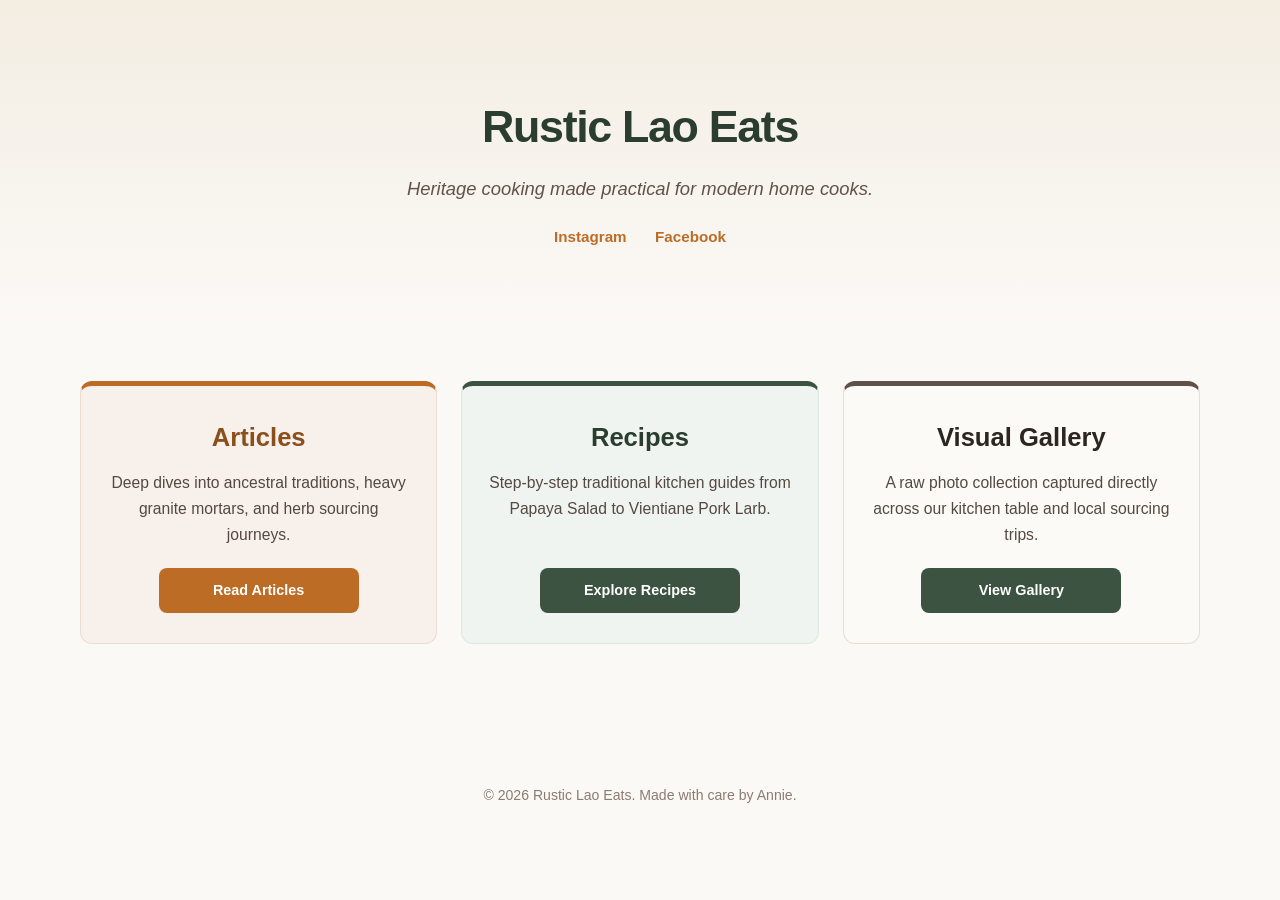
<file: index.html>
<!DOCTYPE html>
<html lang="en">
<head>
    <meta charset="UTF-8">
    <meta name="viewport" content="width=device-width, initial-scale=1.0">
    <title>Rustic Lao Eats | Heritage Lao Cooking Made Practical</title>
    <meta name="description" content="Authentic Vientiane home cooking, traditional recipes, and practical guides for modern home cooks by Annie.">
    <link rel="stylesheet" href="style.css">
</head>
<body>

    <header class="hero">
        <div class="container">
            <h1>Rustic Lao Eats</h1>
            <p class="tagline">Heritage cooking made practical for modern home cooks.</p>
            <div class="social-links">
                <a href="https://www.instagram.com/rusticlaoeats/" target="_blank">Instagram</a>
                <a href="https://www.facebook.com/p/Rustic-Lao-Eats-100063736555078/" target="_blank">Facebook</a>
            </div>
        </div>
    </header>

    <main class="container" style="max-width: 1200px;">
        
        <section class="pillar-row" style="display: grid; grid-template-columns: repeat(auto-fit, minmax(280px, 1fr)); gap: 24px; margin: 40px auto; padding: 0 20px;">
            
            <div class="pillar-card articles-pillar" style="display: flex; flex-direction: column; align-items: center; text-align: center; padding: 30px 24px;">
                <h2>Articles</h2>
                <p style="color: #554840; margin-bottom: 20px; flex-grow: 1;">Deep dives into ancestral traditions, heavy granite mortars, and herb sourcing journeys.</p>
                <a href="articles/" class="btn btn-orange" style="width: 100%; max-width: 200px; margin-top: auto;">Read Articles</a>
            </div>

            <div class="pillar-card recipes-pillar" style="display: flex; flex-direction: column; align-items: center; text-align: center; padding: 30px 24px;">
                <h2>Recipes</h2>
                <p style="color: #554840; margin-bottom: 20px; flex-grow: 1;">Step-by-step traditional kitchen guides from Papaya Salad to Vientiane Pork Larb.</p>
                <a href="recipes/" class="btn btn-green" style="width: 100%; max-width: 200px; margin-top: auto;">Explore Recipes</a>
            </div>

            <div class="pillar-card" style="display: flex; flex-direction: column; align-items: center; text-align: center; padding: 30px 24px; background-color: #fcfaf7; border: 1px solid #ebdcd3; border-top: 5px solid #615249; border-radius: 12px;">
                <h2>Visual Gallery</h2>
                <p style="color: #554840; margin-bottom: 20px; flex-grow: 1;">A raw photo collection captured directly across our kitchen table and local sourcing trips.</p>
                <a href="gallery.html" class="btn btn-green" style="width: 100%; max-width: 200px; margin-top: auto;">View Gallery</a>
            </div>

        </section>

    </main>

    <footer>
        <p>&copy; 2026 Rustic Lao Eats. Made with care by Annie.</p>
    </footer>

</body>
</html>
</file>
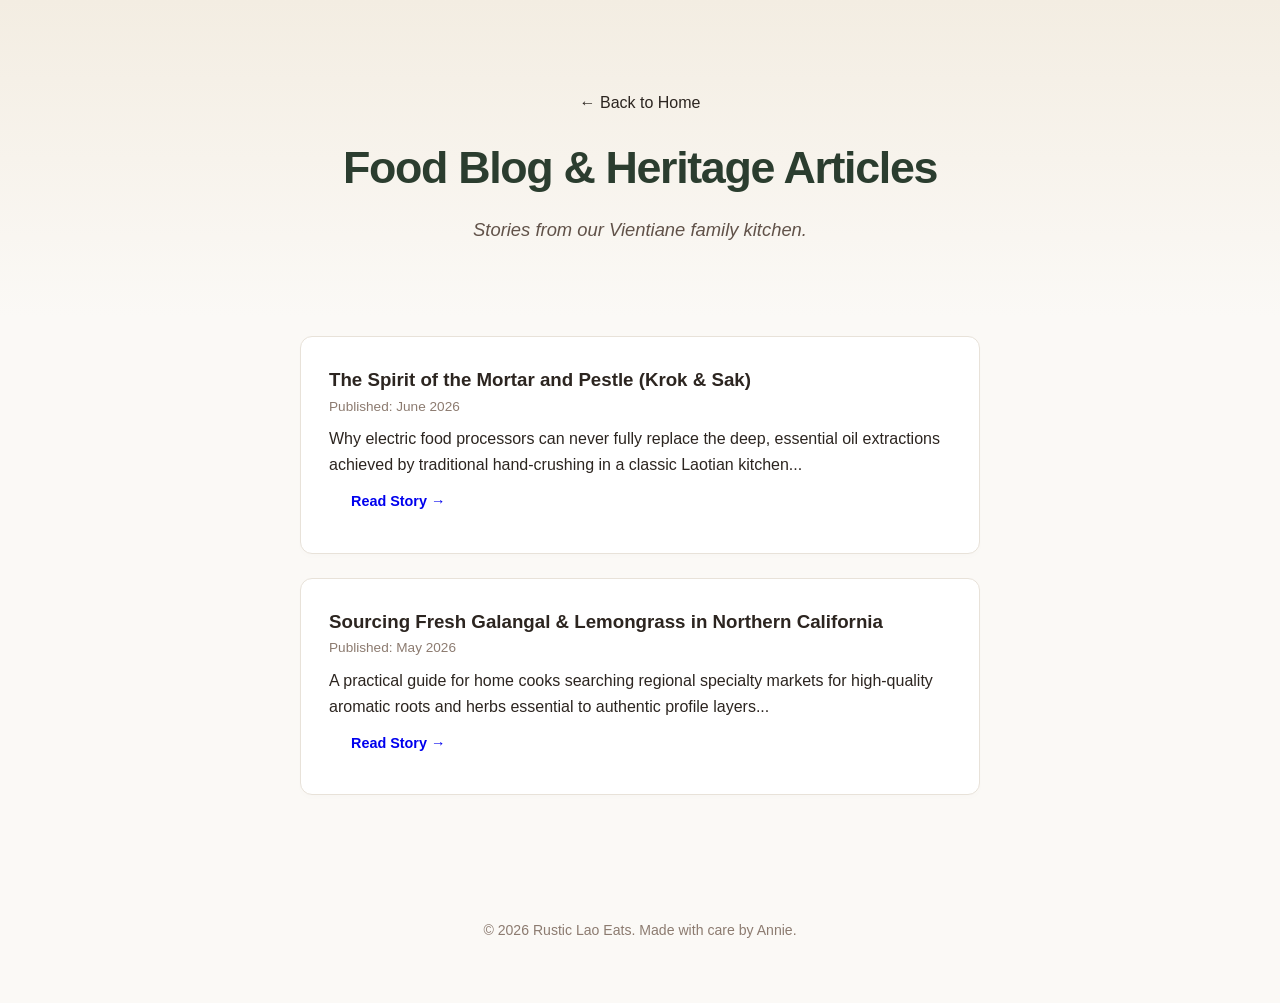
<file: articles/index.html>
<!DOCTYPE html>
<html lang="en">
<head>
    <meta charset="UTF-8">
    <meta name="viewport" content="width=device-width, initial-scale=1.0">
    <title>Articles | Rustic Lao Eats</title>
    <meta name="description" content="Stories, cultural heritage, and culinary philosophy behind traditional Lao home cooking.">
    <link rel="stylesheet" href="../style.css">
</head>
<body>

    <header class="hero">
        <div class="container">
            <a href="../" style="text-decoration: none; color: var(--accent-color); font-weight: 500;">← Back to Home</a>
            <h1 style="margin-top: 15px;">Food Blog & Heritage Articles</h1>
            <p class="tagline">Stories from our Vientiane family kitchen.</p>
        </div>
    </header>

    <main class="container">
        <section class="content-list">
            <article class="card">
                <h3>The Spirit of the Mortar and Pestle (Krok & Sak)</h3>
                <p style="font-size: 0.85rem; color: #8c7b70; margin-bottom: 8px;">Published: June 2026</p>
                <p>
                    Why electric food processors can never fully replace the deep, essential oil 
                    extractions achieved by traditional hand-crushing in a classic Laotian kitchen...
                </p>
                <a href="spirit-of-mortar-pestle/" class="btn" style="background-color: var(--accent-color);">Read Story →</a>
            </article>

            <article class="card">
                <h3>Sourcing Fresh Galangal & Lemongrass in Northern California</h3>
                <p style="font-size: 0.85rem; color: #8c7b70; margin-bottom: 8px;">Published: May 2026</p>
                <p>
                    A practical guide for home cooks searching regional specialty markets for 
                    high-quality aromatic roots and herbs essential to authentic profile layers...
                </p>
                <a href="sourcing-galangal-lemongrass/" class="btn" style="background-color: var(--accent-color);">Read Story →</a>
            </article>
        </section>
    </main>

    <footer>
        <p>&copy; 2026 Rustic Lao Eats. Made with care by Annie.</p>
    </footer>

</body>
</html>
</file>
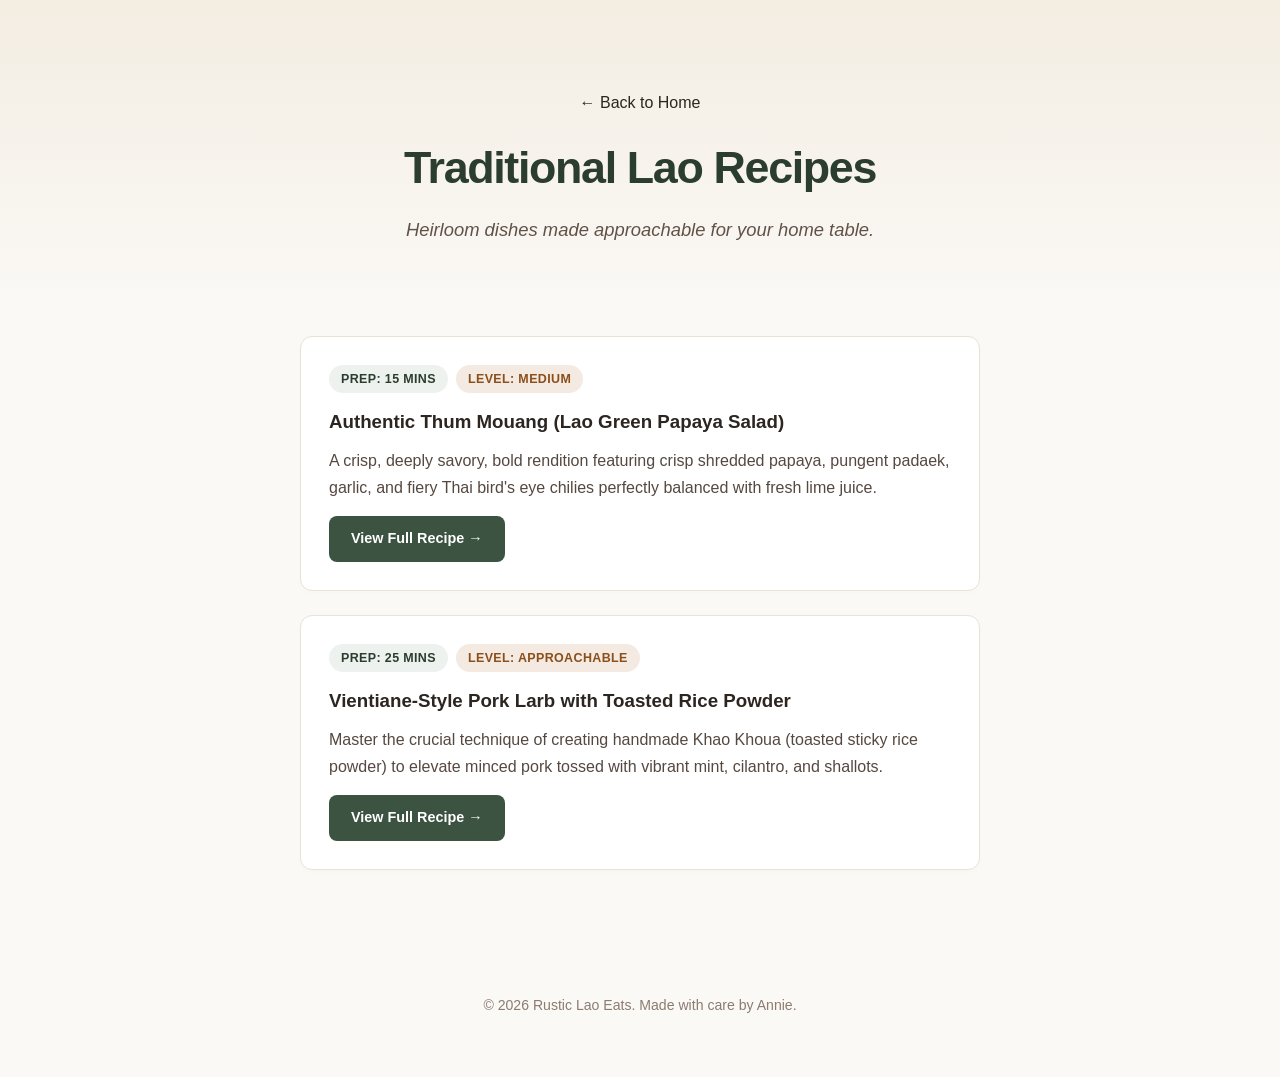
<file: recipes/index.html>
<!DOCTYPE html>
<html lang="en">
<head>
    <meta charset="UTF-8">
    <meta name="viewport" content="width=device-width, initial-scale=1.0">
    <title>Recipes | Rustic Lao Eats</title>
    <meta name="description" content="Practical, step-by-step traditional Laotian home cooking recipes.">
    <link rel="stylesheet" href="../style.css">
</head>
<body>

    <header class="hero">
        <div class="container">
            <a href="../" style="text-decoration: none; color: var(--accent-color); font-weight: 500;">← Back to Home</a>
            <h1 style="margin-top: 15px;">Traditional Lao Recipes</h1>
            <p class="tagline">Heirloom dishes made approachable for your home table.</p>
        </div>
    </header>

    <main class="container">
        <section class="content-list">
            <!-- Recipe Item 1 -->
            <div class="card">
                <div class="badge-row">
                    <span class="badge time">Prep: 15 mins</span>
                    <span class="badge level">Level: Medium</span>
                </div>
                <h3>Authentic Thum Mouang (Lao Green Papaya Salad)</h3>
                <p style="margin-top: 10px; color: #554840;">A crisp, deeply savory, bold rendition featuring crisp shredded papaya, pungent padaek, garlic, and fiery Thai bird's eye chilies perfectly balanced with fresh lime juice.</p>
                <a href="lao-green-papaya-salad/" class="btn btn-green" style="margin-top: 15px;">View Full Recipe →</a>
            </div>

            <!-- Recipe Item 2 -->
            <div class="card">
                <div class="badge-row">
                    <span class="badge time">Prep: 25 mins</span>
                    <span class="badge level">Level: Approachable</span>
                </div>
                <h3>Vientiane-Style Pork Larb with Toasted Rice Powder</h3>
                <p style="margin-top: 10px; color: #554840;">Master the crucial technique of creating handmade Khao Khoua (toasted sticky rice powder) to elevate minced pork tossed with vibrant mint, cilantro, and shallots.</p>
                <a href="vientiane-pork-larb/" class="btn btn-green" style="margin-top: 15px;">View Full Recipe →</a>
            </div>
        </section>
    </main>

    <footer>
        <p>&copy; 2026 Rustic Lao Eats. Made with care by Annie.</p>
    </footer>

</body>
</html>
</file>
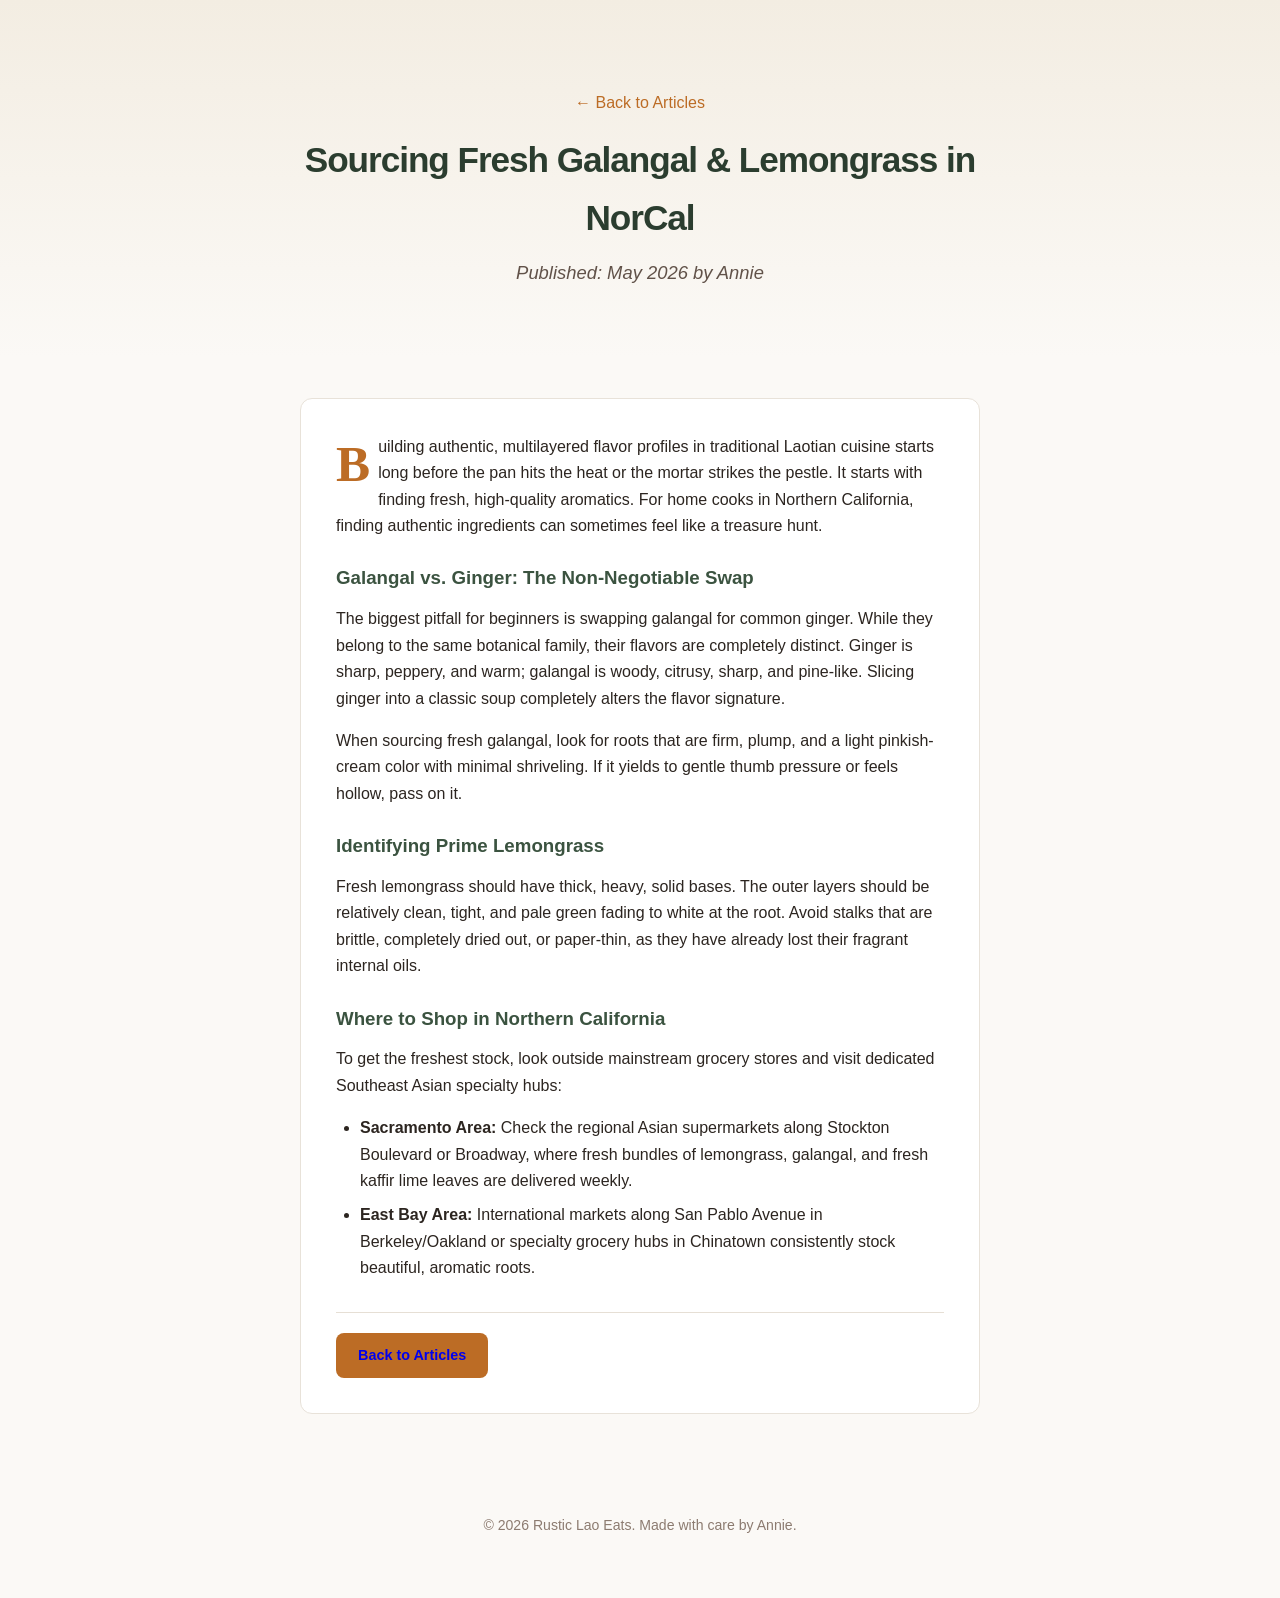
<file: articles/sourcing-galangal-lemongrass/index.html>
<!DOCTYPE html>
<html lang="en">
<head>
    <meta charset="UTF-8">
    <meta name="viewport" content="width=device-width, initial-scale=1.0">
    <title>Sourcing Fresh Galangal & Lemongrass | Rustic Lao Eats</title>
    <meta name="description" content="A practical guide to finding essential Southeast Asian aromatics in Northern California.">
    <link rel="stylesheet" href="../../style.css">
</head>
<body>

    <header class="hero">
        <div class="container">
            <a href="../" style="text-decoration: none; color: #bc6c25; font-weight: 500;">← Back to Articles</a>
            <h1 style="margin-top: 15px; font-size: 2.2rem;">Sourcing Fresh Galangal & Lemongrass in NorCal</h1>
            <p class="tagline">Published: May 2026 by Annie</p>
        </div>
    </header>

    <main class="container">
        <article class="editorial-post" style="background: #ffffff; border: 1px solid #e8e2d9; border-radius: 12px; padding: 35px; margin-top: 20px;">
            <p style="margin-bottom: 16px;">
                Building authentic, multilayered flavor profiles in traditional Laotian cuisine starts long before the pan hits the heat or the mortar strikes the pestle. It starts with finding fresh, high-quality aromatics. For home cooks in Northern California, finding authentic ingredients can sometimes feel like a treasure hunt.
            </p>

            <h3 style="color: #3b5340; margin: 24px 0 12px 0;">Galangal vs. Ginger: The Non-Negotiable Swap</h3>
            <p style="margin-bottom: 16px;">
                The biggest pitfall for beginners is swapping galangal for common ginger. While they belong to the same botanical family, their flavors are completely distinct. Ginger is sharp, peppery, and warm; galangal is woody, citrusy, sharp, and pine-like. Slicing ginger into a classic soup completely alters the flavor signature.
            </p>
            <p style="margin-bottom: 16px;">
                When sourcing fresh galangal, look for roots that are firm, plump, and a light pinkish-cream color with minimal shriveling. If it yields to gentle thumb pressure or feels hollow, pass on it.
            </p>

            <h3 style="color: #3b5340; margin: 24px 0 12px 0;">Identifying Prime Lemongrass</h3>
            <p style="margin-bottom: 16px;">
                Fresh lemongrass should have thick, heavy, solid bases. The outer layers should be relatively clean, tight, and pale green fading to white at the root. Avoid stalks that are brittle, completely dried out, or paper-thin, as they have already lost their fragrant internal oils.
            </p>

            <h3 style="color: #3b5340; margin: 24px 0 12px 0;">Where to Shop in Northern California</h3>
            <p style="margin-bottom: 16px;">
                To get the freshest stock, look outside mainstream grocery stores and visit dedicated Southeast Asian specialty hubs:
            </p>
            <ul style="margin: 0 0 20px 24px; color: #2c2520;">
                <li style="margin-bottom: 8px;"><strong>Sacramento Area:</strong> Check the regional Asian supermarkets along Stockton Boulevard or Broadway, where fresh bundles of lemongrass, galangal, and fresh kaffir lime leaves are delivered weekly.</li>
                <li style="margin-bottom: 8px;"><strong>East Bay Area:</strong> International markets along San Pablo Avenue in Berkeley/Oakland or specialty grocery hubs in Chinatown consistently stock beautiful, aromatic roots.</li>
            </ul>

            <p style="margin-top: 30px; border-top: 1px solid #e6dfd5; padding-top: 20px;">
                <a href="../" class="btn" style="background-color: #bc6c25;">Back to Articles</a>
            </p>
        </article>
    </main>

    <footer>
        <p>&copy; 2026 Rustic Lao Eats. Made with care by Annie.</p>
    </footer>

</body>
</html>
</file>
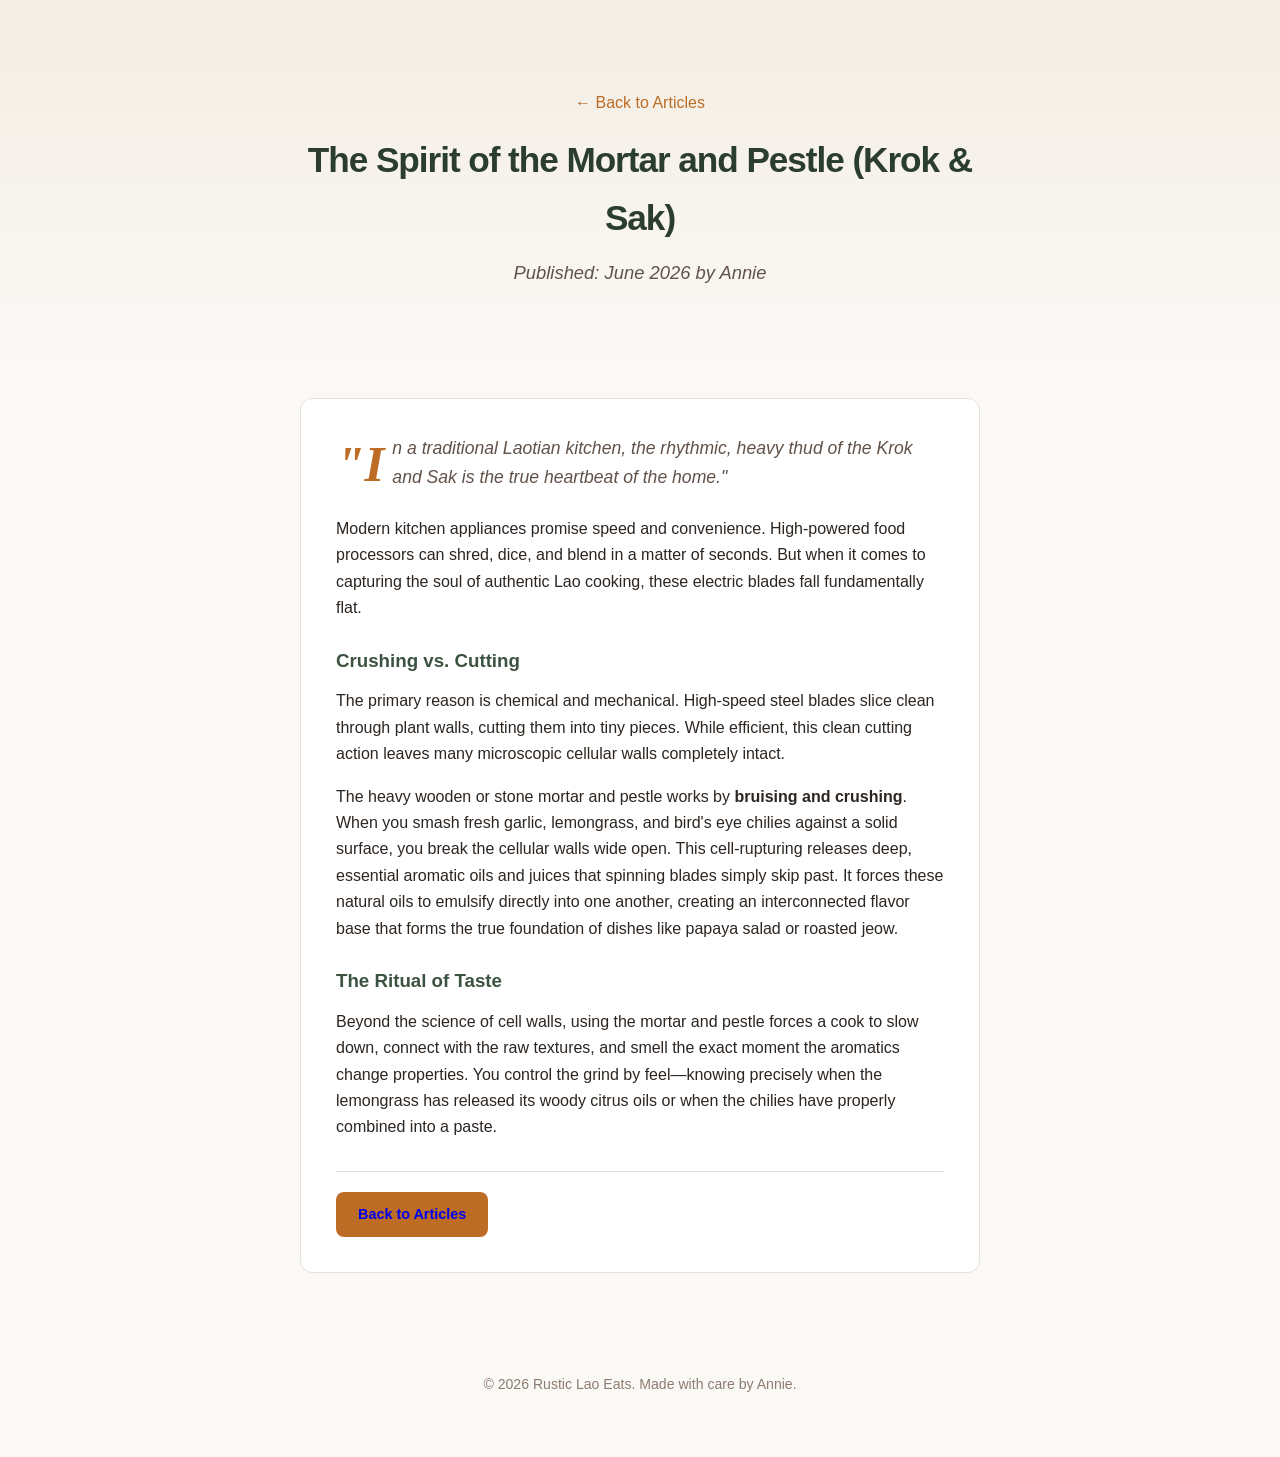
<file: articles/spirit-of-mortar-pestle/index.html>
<!DOCTYPE html>
<html lang="en">
<head>
    <meta charset="UTF-8">
    <meta name="viewport" content="width=device-width, initial-scale=1.0">
    <title>The Spirit of the Mortar and Pestle | Rustic Lao Eats</title>
    <meta name="description" content="Why traditional hand-crushing beats modern food processors for authentic Laotian flavors.">
    <link rel="stylesheet" href="../../style.css">
</head>
<body>

    <header class="hero">
        <div class="container">
            <a href="../" style="text-decoration: none; color: #bc6c25; font-weight: 500;">← Back to Articles</a>
            <h1 style="margin-top: 15px; font-size: 2.2rem;">The Spirit of the Mortar and Pestle (Krok & Sak)</h1>
            <p class="tagline">Published: June 2026 by Annie</p>
        </div>
    </header>

    <main class="container">
        <article class="editorial-post" style="background: #ffffff; border: 1px solid #e8e2d9; border-radius: 12px; padding: 35px; margin-top: 20px;">
            <p style="font-size: 1.1rem; font-style: italic; color: #615249; margin-bottom: 24px;">
                "In a traditional Laotian kitchen, the rhythmic, heavy thud of the Krok and Sak is the true heartbeat of the home."
            </p>
            
            <p style="margin-bottom: 16px;">
                Modern kitchen appliances promise speed and convenience. High-powered food processors can shred, dice, and blend in a matter of seconds. But when it comes to capturing the soul of authentic Lao cooking, these electric blades fall fundamentally flat. 
            </p>

            <h3 style="color: #3b5340; margin: 24px 0 12px 0;">Crushing vs. Cutting</h3>
            <p style="margin-bottom: 16px;">
                The primary reason is chemical and mechanical. High-speed steel blades slice clean through plant walls, cutting them into tiny pieces. While efficient, this clean cutting action leaves many microscopic cellular walls completely intact. 
            </p>
            <p style="margin-bottom: 16px;">
                The heavy wooden or stone mortar and pestle works by <strong>bruising and crushing</strong>. When you smash fresh garlic, lemongrass, and bird's eye chilies against a solid surface, you break the cellular walls wide open. This cell-rupturing releases deep, essential aromatic oils and juices that spinning blades simply skip past. It forces these natural oils to emulsify directly into one another, creating an interconnected flavor base that forms the true foundation of dishes like papaya salad or roasted jeow.
            </p>

            <h3 style="color: #3b5340; margin: 24px 0 12px 0;">The Ritual of Taste</h3>
            <p style="margin-bottom: 16px;">
                Beyond the science of cell walls, using the mortar and pestle forces a cook to slow down, connect with the raw textures, and smell the exact moment the aromatics change properties. You control the grind by feel—knowing precisely when the lemongrass has released its woody citrus oils or when the chilies have properly combined into a paste. 
            </p>
            
            <p style="margin-top: 30px; border-top: 1px solid #e6dfd5; padding-top: 20px;">
                <a href="../" class="btn" style="background-color: #bc6c25;">Back to Articles</a>
            </p>
        </article>
    </main>

    <footer>
        <p>&copy; 2026 Rustic Lao Eats. Made with care by Annie.</p>
    </footer>

</body>
</html>
</file>
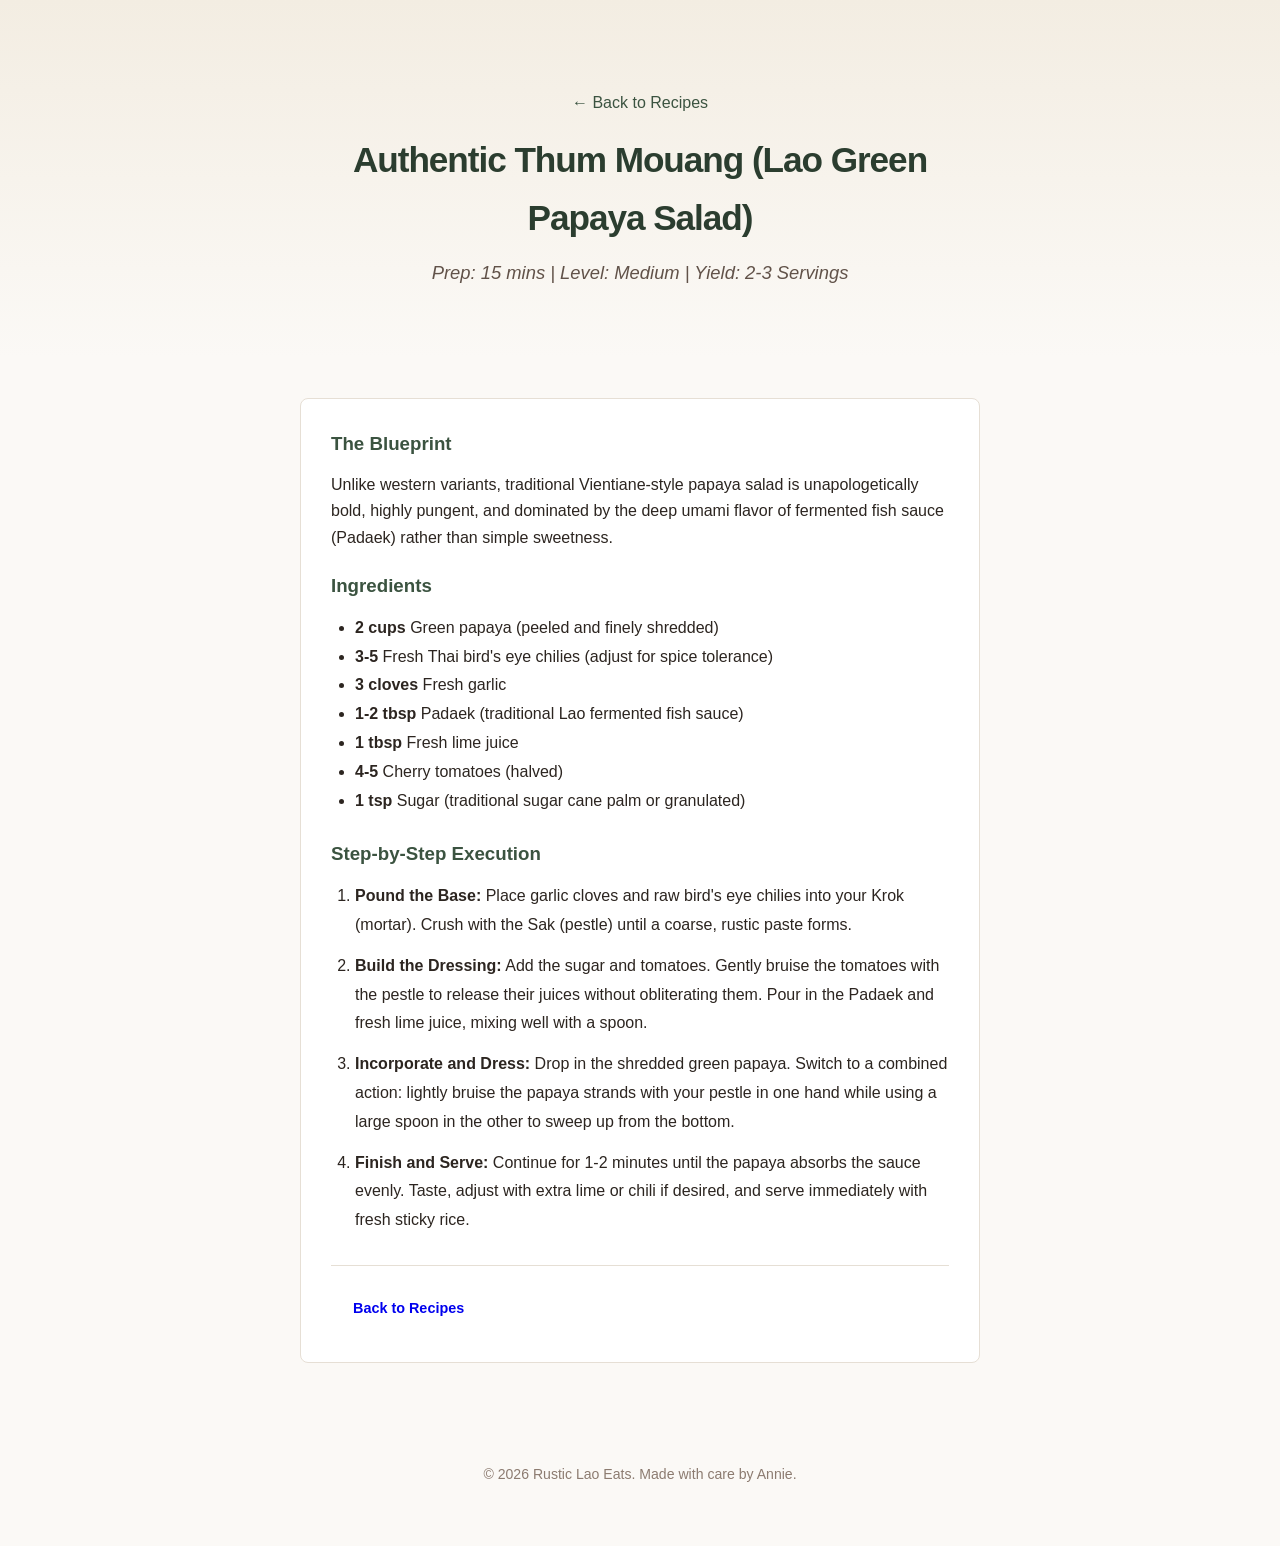
<file: recipes/lao-green-papaya-salad/index.html>
<!DOCTYPE html>
<html lang="en">
<head>
    <meta charset="UTF-8">
    <meta name="viewport" content="width=device-width, initial-scale=1.0">
    <title>Authentic Thum Mouang (Lao Papaya Salad) | Rustic Lao Eats</title>
    <meta name="description" content="Master traditional Lao green papaya salad using a mortar and pestle.">
    <link rel="stylesheet" href="../../style.css">
</head>
<body>

    <header class="hero">
        <div class="container">
            <a href="../" style="text-decoration: none; color: #3b5340; font-weight: 500;">← Back to Recipes</a>
            <h1 style="margin-top: 15px; font-size: 2.2rem;">Authentic Thum Mouang (Lao Green Papaya Salad)</h1>
            <p class="tagline">Prep: 15 mins | Level: Medium | Yield: 2-3 Servings</p>
        </div>
    </header>

    <main class="container">
        <div style="background: #ffffff; border: 1px solid #e6dfd5; border-radius: 8px; padding: 30px; margin-top: 20px;">
            
            <h3 style="color: #3b5340; margin-bottom: 12px;">The Blueprint</h3>
            <p style="margin-bottom: 20px;">
                Unlike western variants, traditional Vientiane-style papaya salad is unapologetically bold, highly pungent, and dominated by the deep umami flavor of fermented fish sauce (Padaek) rather than simple sweetness.
            </p>

            <h3 style="color: #3b5340; margin-bottom: 12px;">Ingredients</h3>
            <ul style="margin: 0 0 24px 24px; line-height: 1.8;">
                <li><strong>2 cups</strong> Green papaya (peeled and finely shredded)</li>
                <li><strong>3-5</strong> Fresh Thai bird's eye chilies (adjust for spice tolerance)</li>
                <li><strong>3 cloves</strong> Fresh garlic</li>
                <li><strong>1-2 tbsp</strong> Padaek (traditional Lao fermented fish sauce)</li>
                <li><strong>1 tbsp</strong> Fresh lime juice</li>
                <li><strong>4-5</strong> Cherry tomatoes (halved)</li>
                <li><strong>1 tsp</strong> Sugar (traditional sugar cane palm or granulated)</li>
            </ul>

            <h3 style="color: #3b5340; margin-bottom: 12px;">Step-by-Step Execution</h3>
            <ol style="margin: 0 0 24px 24px; line-height: 1.8;">
                <li style="margin-bottom: 12px;"><strong>Pound the Base:</strong> Place garlic cloves and raw bird's eye chilies into your Krok (mortar). Crush with the Sak (pestle) until a coarse, rustic paste forms.</li>
                <li style="margin-bottom: 12px;"><strong>Build the Dressing:</strong> Add the sugar and tomatoes. Gently bruise the tomatoes with the pestle to release their juices without obliterating them. Pour in the Padaek and fresh lime juice, mixing well with a spoon.</li>
                <li style="margin-bottom: 12px;"><strong>Incorporate and Dress:</strong> Drop in the shredded green papaya. Switch to a combined action: lightly bruise the papaya strands with your pestle in one hand while using a large spoon in the other to sweep up from the bottom.</li>
                <li style="margin-bottom: 12px;"><strong>Finish and Serve:</strong> Continue for 1-2 minutes until the papaya absorbs the sauce evenly. Taste, adjust with extra lime or chili if desired, and serve immediately with fresh sticky rice.</li>
            </ol>

            <p style="margin-top: 30px; border-top: 1px solid #e6dfd5; padding-top: 20px;">
                <a href="../" class="btn">Back to Recipes</a>
            </p>
        </div>
    </main>

    <footer>
        <p>&copy; 2026 Rustic Lao Eats. Made with care by Annie.</p>
    </footer>

</body>
</html>
</file>
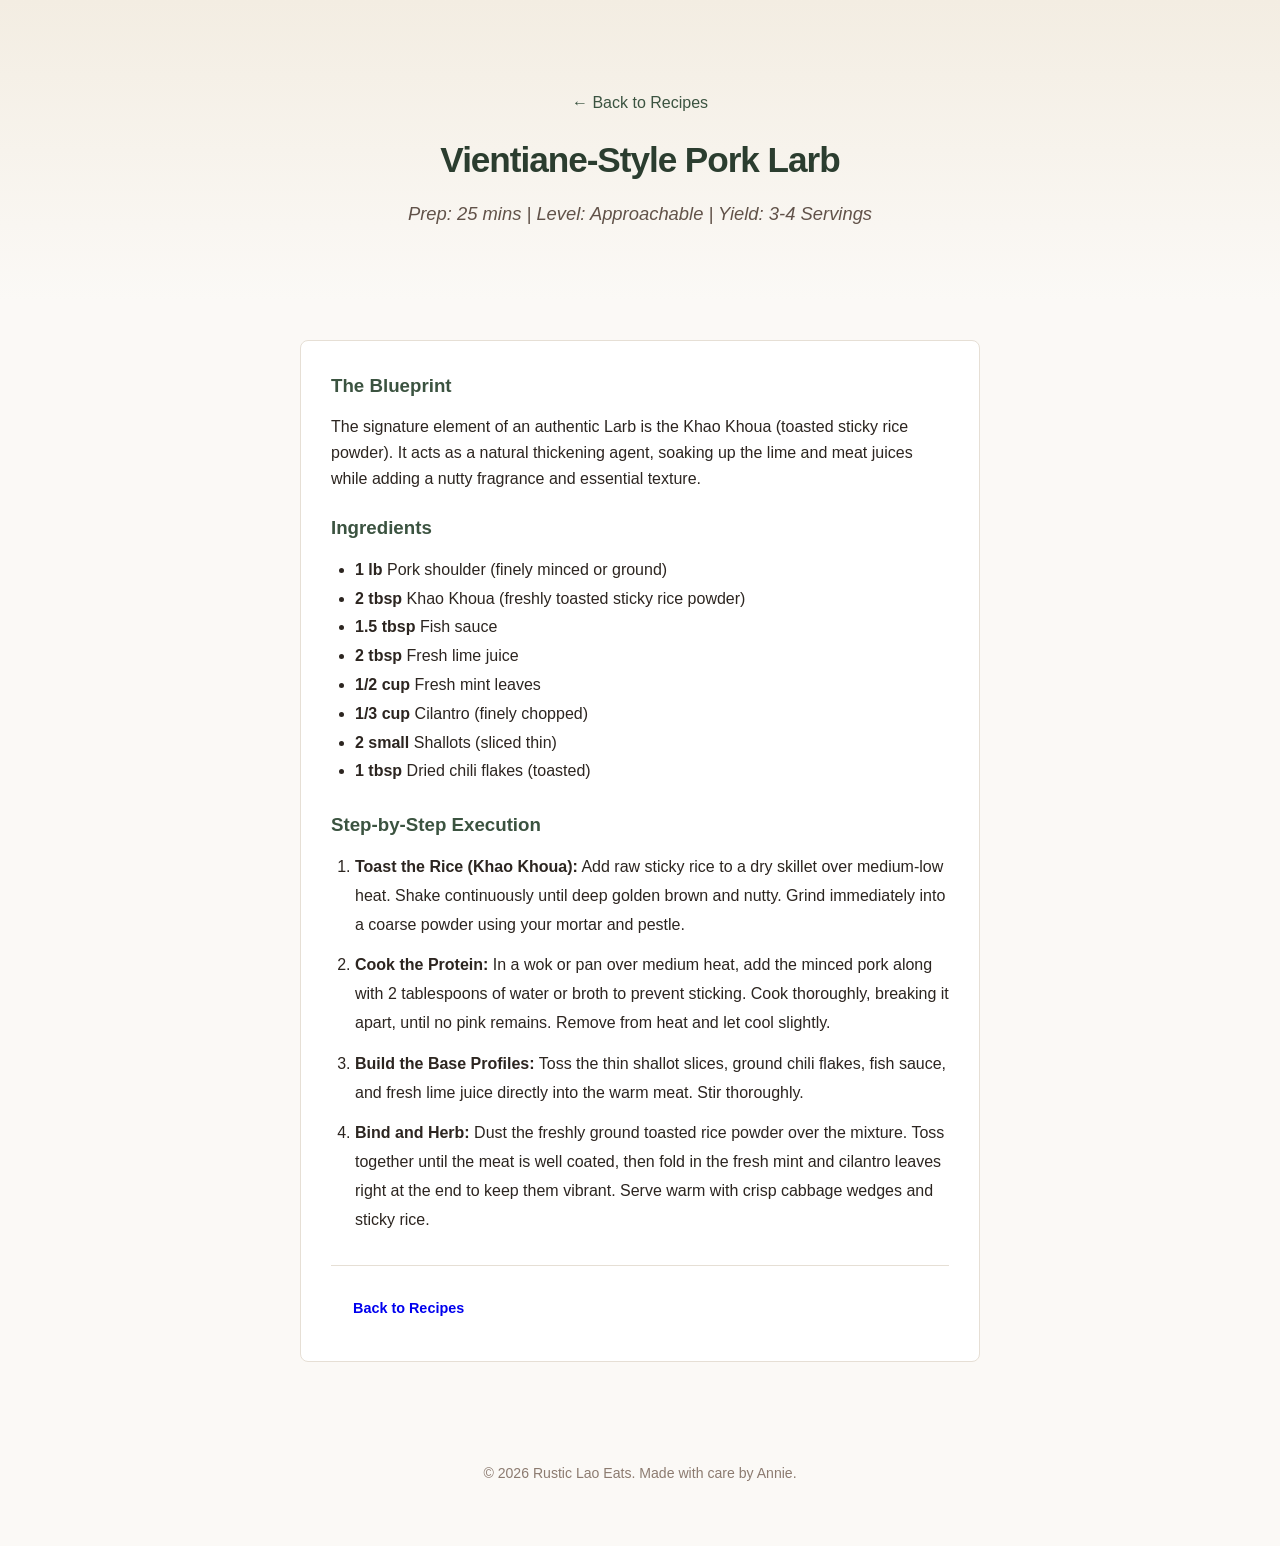
<file: recipes/vientiane-pork-larb/index.html>
<!DOCTYPE html>
<html lang="en">
<head>
    <meta charset="UTF-8">
    <meta name="viewport" content="width=device-width, initial-scale=1.0">
    <title>Vientiane Pork Larb | Rustic Lao Eats</title>
    <meta name="description" content="Learn to cook traditional minced pork larb with fresh herbs and toasted rice powder.">
    <link rel="stylesheet" href="../../style.css">
</head>
<body>

    <header class="hero">
        <div class="container">
            <a href="../" style="text-decoration: none; color: #3b5340; font-weight: 500;">← Back to Recipes</a>
            <h1 style="margin-top: 15px; font-size: 2.2rem;">Vientiane-Style Pork Larb</h1>
            <p class="tagline">Prep: 25 mins | Level: Approachable | Yield: 3-4 Servings</p>
        </div>
    </header>

    <main class="container">
        <div style="background: #ffffff; border: 1px solid #e6dfd5; border-radius: 8px; padding: 30px; margin-top: 20px;">
            
            <h3 style="color: #3b5340; margin-bottom: 12px;">The Blueprint</h3>
            <p style="margin-bottom: 20px;">
                The signature element of an authentic Larb is the Khao Khoua (toasted sticky rice powder). It acts as a natural thickening agent, soaking up the lime and meat juices while adding a nutty fragrance and essential texture.
            </p>

            <h3 style="color: #3b5340; margin-bottom: 12px;">Ingredients</h3>
            <ul style="margin: 0 0 24px 24px; line-height: 1.8;">
                <li><strong>1 lb</strong> Pork shoulder (finely minced or ground)</li>
                <li><strong>2 tbsp</strong> Khao Khoua (freshly toasted sticky rice powder)</li>
                <li><strong>1.5 tbsp</strong> Fish sauce</li>
                <li><strong>2 tbsp</strong> Fresh lime juice</li>
                <li><strong>1/2 cup</strong> Fresh mint leaves</li>
                <li><strong>1/3 cup</strong> Cilantro (finely chopped)</li>
                <li><strong>2 small</strong> Shallots (sliced thin)</li>
                <li><strong>1 tbsp</strong> Dried chili flakes (toasted)</li>
            </ul>

            <h3 style="color: #3b5340; margin-bottom: 12px;">Step-by-Step Execution</h3>
            <ol style="margin: 0 0 24px 24px; line-height: 1.8;">
                <li style="margin-bottom: 12px;"><strong>Toast the Rice (Khao Khoua):</strong> Add raw sticky rice to a dry skillet over medium-low heat. Shake continuously until deep golden brown and nutty. Grind immediately into a coarse powder using your mortar and pestle.</li>
                <li style="margin-bottom: 12px;"><strong>Cook the Protein:</strong> In a wok or pan over medium heat, add the minced pork along with 2 tablespoons of water or broth to prevent sticking. Cook thoroughly, breaking it apart, until no pink remains. Remove from heat and let cool slightly.</li>
                <li style="margin-bottom: 12px;"><strong>Build the Base Profiles:</strong> Toss the thin shallot slices, ground chili flakes, fish sauce, and fresh lime juice directly into the warm meat. Stir thoroughly.</li>
                <li style="margin-bottom: 12px;"><strong>Bind and Herb:</strong> Dust the freshly ground toasted rice powder over the mixture. Toss together until the meat is well coated, then fold in the fresh mint and cilantro leaves right at the end to keep them vibrant. Serve warm with crisp cabbage wedges and sticky rice.</li>
            </ol>

            <p style="margin-top: 30px; border-top: 1px solid #e6dfd5; padding-top: 20px;">
                <a href="../" class="btn">Back to Recipes</a>
            </p>
        </div>
    </main>

    <footer>
        <p>&copy; 2026 Rustic Lao Eats. Made with care by Annie.</p>
    </footer>

</body>
</html>
</file>
<file: style.css>
/* ==========================================================================
   Rustic Lao Eats - Complete Global Editorial Stylesheet
   ========================================================================== */

* {
    box-sizing: border-box;
    margin: 0;
    padding: 0;
}

body {
    font-family: -apple-system, BlinkMacSystemFont, "Segoe UI", Roboto, Helvetica, Arial, sans-serif;
    background-color: #fbf9f6; /* Soft cream/linen canvas background */
    color: #2c2520;            /* Rich dark charcoal text */
    line-height: 1.65;
    padding-bottom: 60px;
}

.container {
    max-width: 720px; /* Slightly wider layout for better horizontal grid flow */
    margin: 0 auto;
    padding: 20px;
}

/* ==========================================================================
   Hero Header Section
   ========================================================================== */

header.hero {
    text-align: center;
    padding: 70px 20px 50px 20px;
    background: linear-gradient(to bottom, #f3ede2, #fbf9f6);
}

header.hero h1 {
    font-size: 2.8rem;
    color: #2b3d2f; /* Deep, luxurious Lao Forest Green */
    font-weight: 800;
    letter-spacing: -0.03em;
}

.tagline {
    font-size: 1.15rem;
    color: #615249;
    margin-top: 10px;
    font-style: italic;
}

.social-links {
    margin-top: 20px;
}

.social-links a {
    color: #bc6c25; /* Warm terracotta clay accent */
    text-decoration: none;
    margin: 0 12px;
    font-weight: 600;
    font-size: 0.95rem;
    border-bottom: 1px dashed transparent;
    transition: border-color 0.2s ease;
}

.social-links a:hover {
    border-bottom-color: #bc6c25;
}

/* ==========================================================================
   Idea 1 & 4: Main Landing Component Row (Editorial Pillars)
   ========================================================================== */

.pillar-row {
    display: grid;
    grid-template-columns: repeat(2, 1fr);
    gap: 24px;
    margin-top: 40px;
}

.pillar-card {
    border-radius: 12px;
    padding: 35px 30px;
    display: flex;
    flex-direction: column;
    justify-content: space-between;
    transition: transform 0.25s cubic-bezier(0.16, 1, 0.3, 1), box-shadow 0.25s ease;
}

/* Idea 1: Distinct Dual-Tone Brand Colors for the Pillars */
.pillar-card.articles-pillar {
    background-color: #f7f0eb; /* Muted terracotta clay canvas tint */
    border: 1px solid #ebdcd3;
    border-top: 5px solid #bc6c25; /* Thick geometric top accent line */
}

.pillar-card.recipes-pillar {
    background-color: #f0f4f1; /* Cool herb garden green canvas tint */
    border: 1px solid #dee7e1;
    border-top: 5px solid #3b5340; /* Thick geometric top accent line */
}

/* Idea 4: Cinematic Lift and Shadow on Hover */
.pillar-card:hover {
    transform: translateY(-4px);
    box-shadow: 0 12px 24px rgba(44, 37, 32, 0.08);
}

.pillar-card h2 {
    font-size: 1.6rem;
    margin: 0 0 12px 0;
    padding-bottom: 0;
    border-bottom: none;
}

.pillar-card.articles-pillar h2 { color: #8a4f1b; }
.pillar-card.recipes-pillar h2 { color: #2b3d2f; }

.pillar-card p {
    font-size: 0.98rem;
    color: #4a3e36;
    margin-bottom: 25px;
    flex-grow: 1;
}

/* ==========================================================================
   Idea 2: Elegant Text Layouts & Drop Caps (Print Media Look)
   ========================================================================== */

/* Styling for standalone article or post content cards */
.editorial-post p:first-of-type::first-letter {
    font-size: 3.2rem;
    font-weight: 800;
    float: left;
    line-height: 1;
    margin-right: 8px;
    margin-top: 4px;
    color: #bc6c25; /* Drop cap pulls brand color */
    font-family: Georgia, serif;
}

/* ==========================================================================
   Idea 3: Geometric Accent Boxes & Recipe Metadata Badges
   ========================================================================== */

.card {
    background: #ffffff;
    border: 1px solid #e8e2d9;
    border-radius: 12px;
    padding: 28px;
    margin-bottom: 24px;
    box-shadow: 0 3px 6px rgba(44, 37, 32, 0.01);
    transition: transform 0.2s ease, box-shadow 0.2s ease;
}

.card:hover {
    transform: translateY(-2px);
    box-shadow: 0 6px 16px rgba(44, 37, 32, 0.04);
}

/* Recipe Badge Row Layout Container */
.badge-row {
    display: flex;
    gap: 8px;
    margin-bottom: 14px;
    flex-wrap: wrap;
}

/* Individual Metadata Capsules */
.badge {
    display: inline-block;
    font-size: 0.78rem;
    font-weight: 600;
    letter-spacing: 0.03em;
    text-transform: uppercase;
    padding: 4px 12px;
    border-radius: 20px;
}

.badge.time {
    background-color: #eef2ef;
    color: #2b3d2f;
}

.badge.level {
    background-color: #f4eae1;
    color: #8a4f1b;
}

/* ==========================================================================
   Buttons and Form Elements
   ========================================================================== */

.btn {
    display: inline-block;
    padding: 11px 22px;
    text-decoration: none;
    border-radius: 8px;
    font-weight: 600;
    font-size: 0.9rem;
    text-align: center;
    transition: background-color 0.15s ease, transform 0.1s ease;
}

/* Primary Green Buttons (Recipes Engine) */
.btn-green {
    background-color: #3b5340;
    color: #ffffff !important;
}

.btn-green:hover { background-color: #2b3d2f; }

/* Warm Terracotta Buttons (Articles Engine) */
.btn-orange {
    background-color: #bc6c25;
    color: #ffffff !important;
}

.btn-orange:hover { background-color: #9d561b; }

.btn:active { transform: scale(0.98); }

/* ==========================================================================
   Kitchen Essentials List Layout
   ========================================================================== */

h2.section-title {
    font-size: 1.5rem;
    margin: 50px 0 20px 0;
    color: #2b3d2f;
    border-bottom: 1px solid #e8e2d9;
    padding-bottom: 10px;
}

.essentials {
    background-color: #ffffff;
    border: 1px solid #e8e2d9;
    border-radius: 12px;
    padding: 30px;
    margin-top: 30px;
}

.gear-list { list-style: none; }
.gear-list li { margin-bottom: 14px; border-bottom: 1px dashed #f0eae1; padding-bottom: 12px; }
.gear-list li:last-child { border-bottom: none; padding-bottom: 0; margin-bottom: 0; }

.gear-list a {
    color: #2c2520;
    text-decoration: none;
    font-weight: 600;
    transition: color 0.2s ease;
}

.gear-list a:hover { color: #bc6c25; }

footer {
    text-align: center;
    margin-top: 80px;
    font-size: 0.88rem;
    color: #8c7b70;
}

/* ==========================================================================
   Responsive Adaptations
   ========================================================================== */

@media (max-width: 600px) {
    header.hero { padding: 50px 15px 30px 15px; }
    header.hero h1 { font-size: 2.2rem; }
    .pillar-row { grid-template-columns: 1fr; gap: 16px; }
    .pillar-card { padding: 25px 20px; }
}

/* --- Photo Gallery Grid Ecosystem --- */
.gallery-container {
    max-width: 1200px;
    margin: 40px auto;
    padding: 0 20px;
}

.gallery-grid {
    display: grid;
    grid-template-columns: repeat(auto-fill, minmax(280px, 1fr));
    gap: 20px;
}

.gallery-item {
    position: relative;
    overflow: hidden;
    border-radius: 8px;
    box-shadow: 0 4px 12px rgba(0, 0, 0, 0.08);
    aspect-ratio: 1 / 1; /* Forces perfectly square thumbnail tiles */
}

.gallery-item img {
    width: 100%;
    height: 100%;
    object-fit: cover; /* Prevents raw image distortion */
    transition: transform 0.4s ease;
}

/* Elegant Text Overlay Reveal on Mouse Hover */
.gallery-overlay {
    position: absolute;
    top: 0;
    left: 0;
    width: 100%;
    height: 100%;
    background: rgba(0, 0, 0, 0.6); /* Semi-transparent dimming dark backdrop */
    display: flex;
    align-items: center;
    justify-content: center;
    opacity: 0;
    transition: opacity 0.3s ease;
    padding: 15px;
    text-align: center;
}

.gallery-overlay h3 {
    color: #ffffff;
    font-size: 1.2rem;
    font-weight: 600;
    margin: 0;
    transform: translateY(10px);
    transition: transform 0.3s ease;
}

/* Interactive States */
.gallery-item:hover img {
    transform: scale(1.05); /* Soft premium zoom effect */
}

.gallery-item:hover .gallery-overlay {
    opacity: 1;
}

.gallery-item:hover .gallery-overlay h3 {
    transform: translateY(0);
}
</file>
